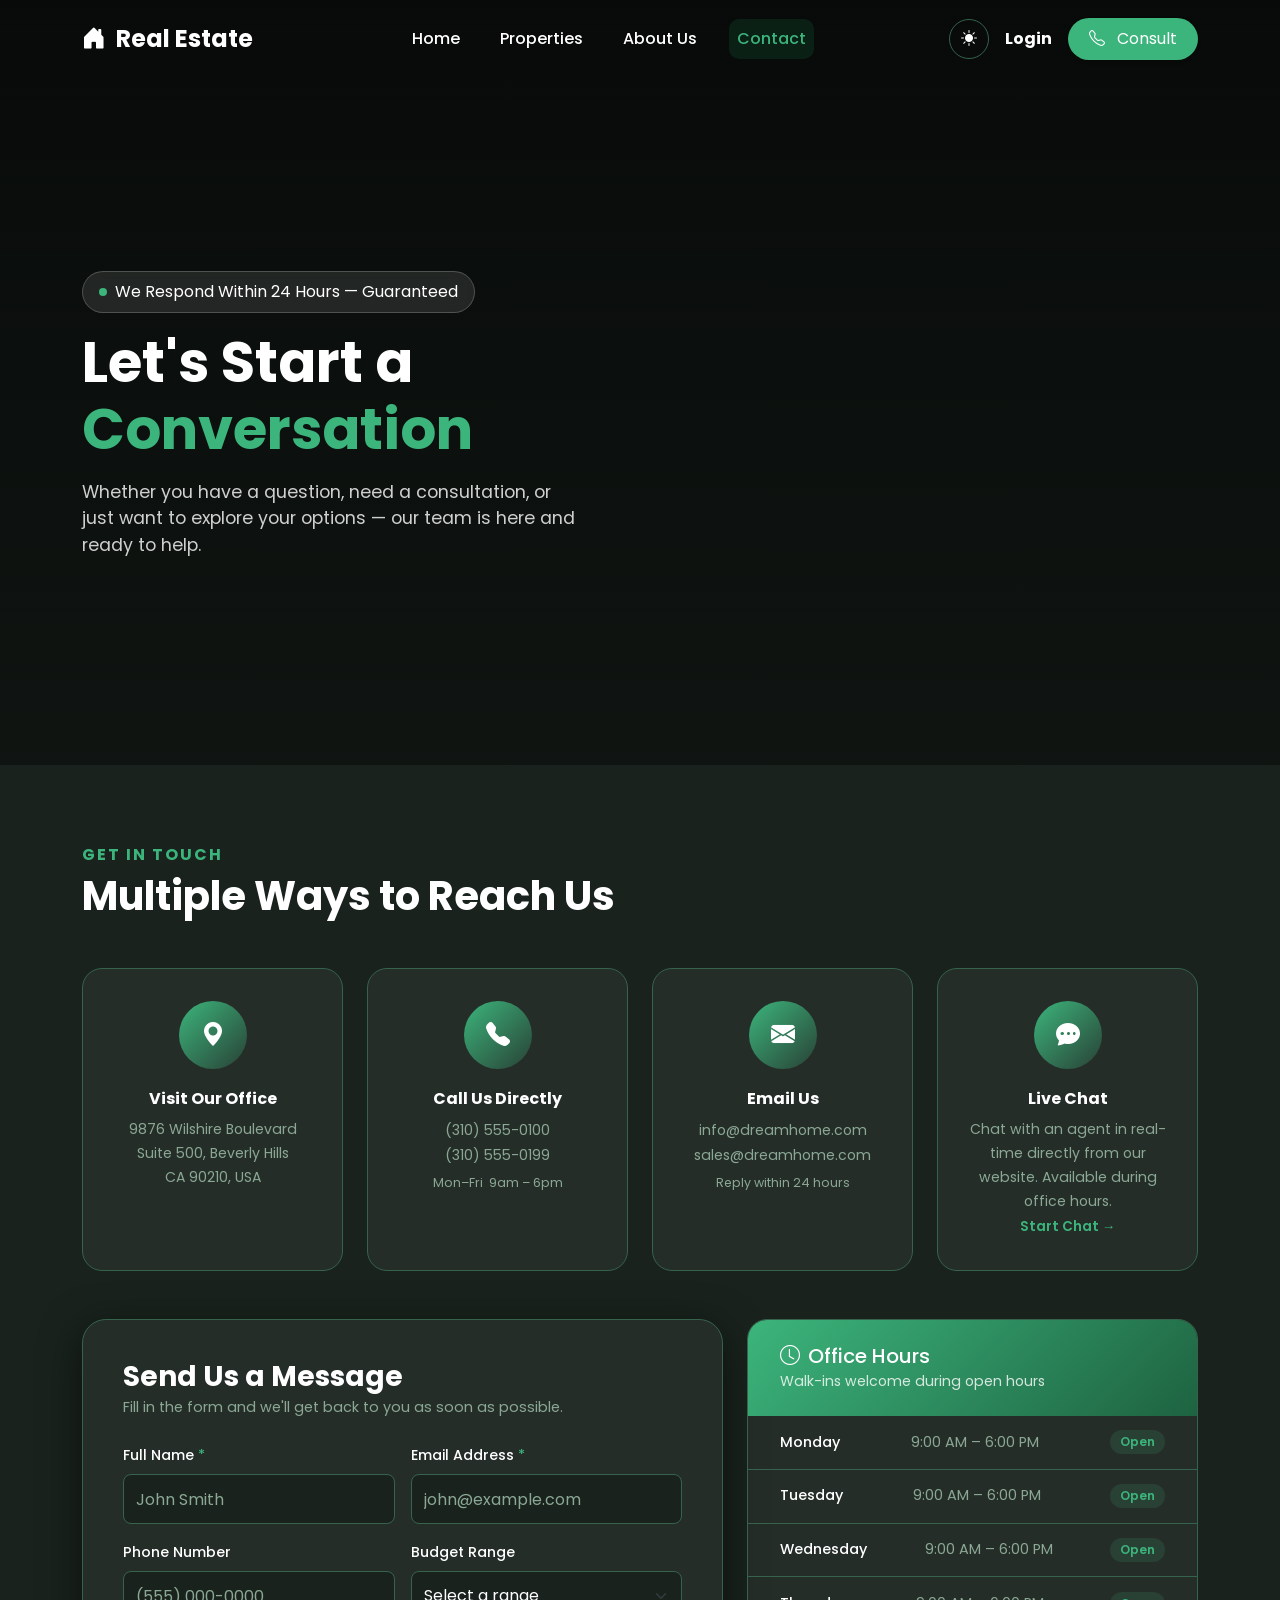
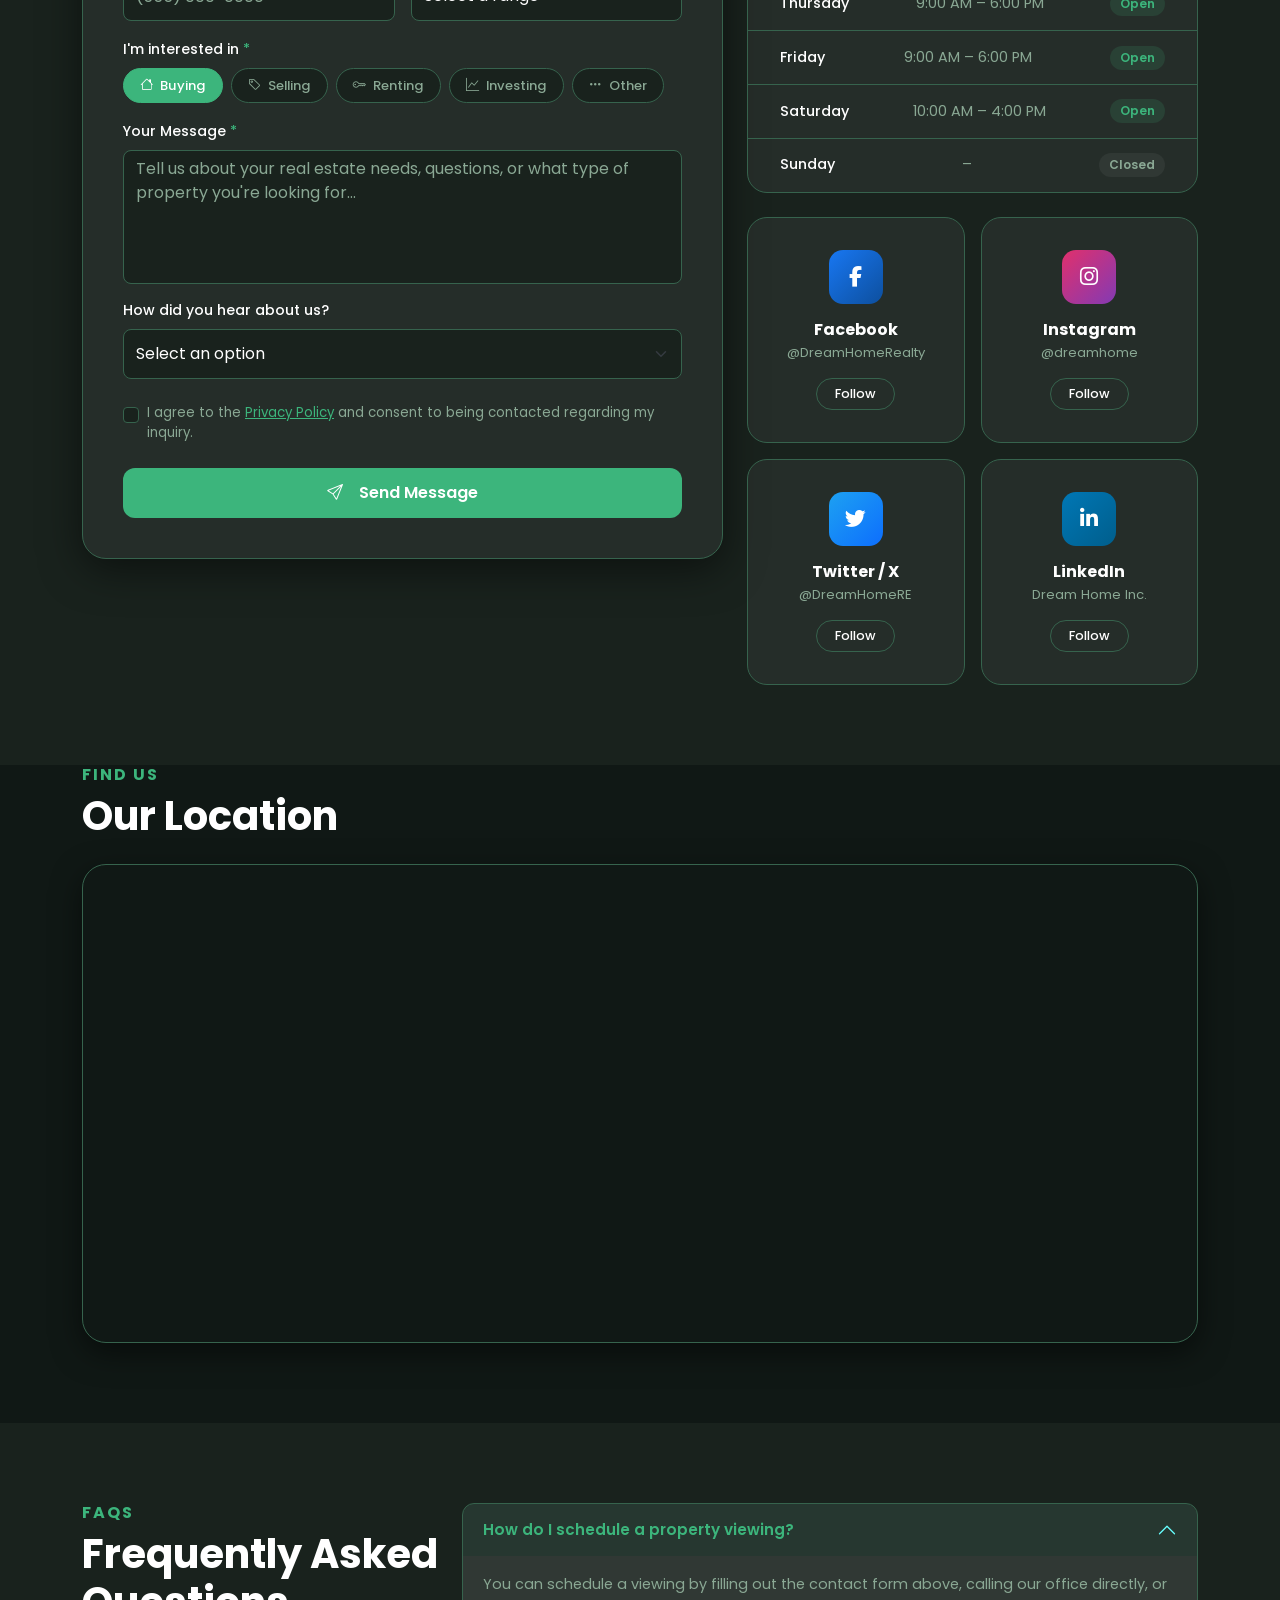
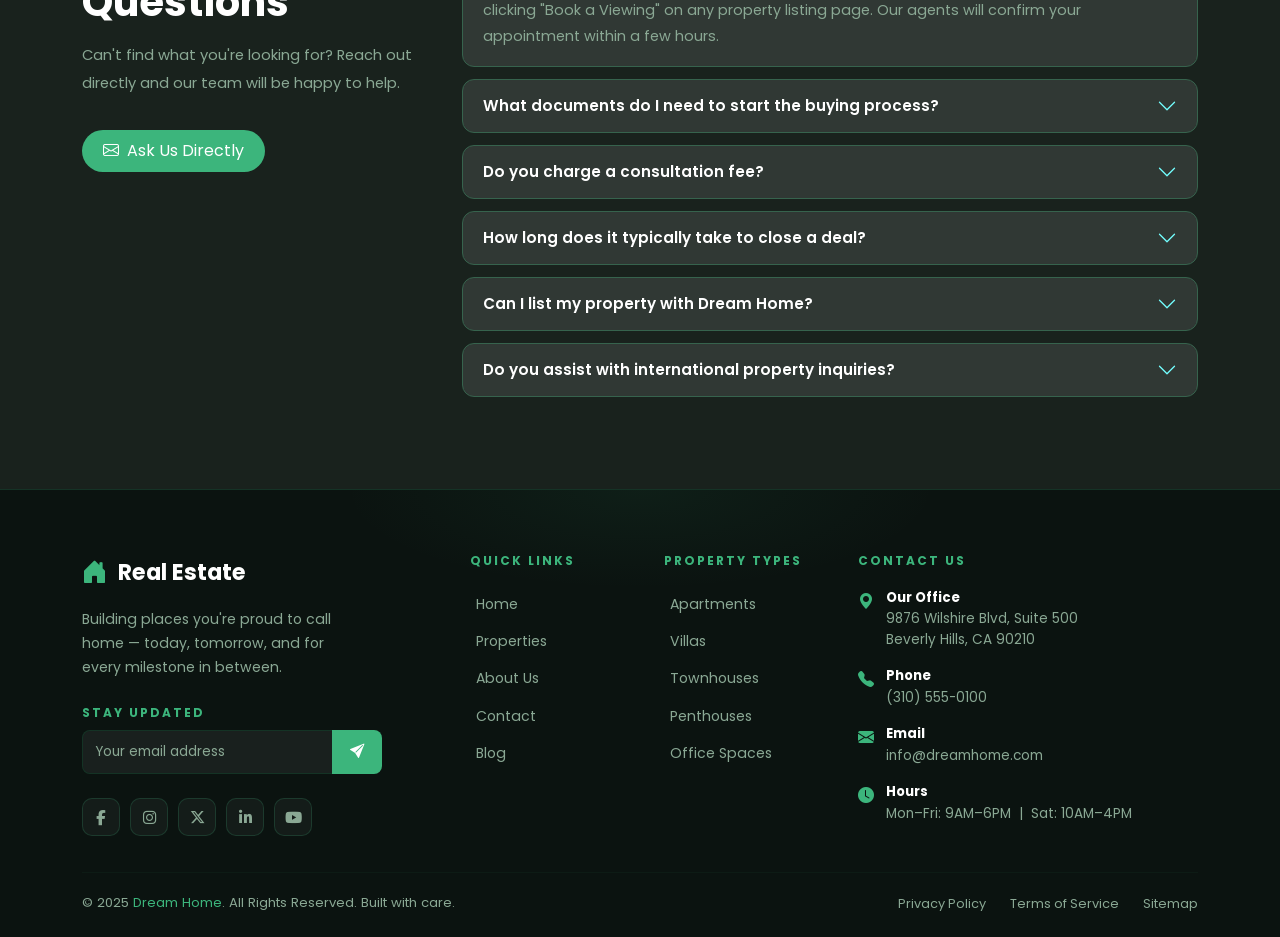
<file: contact-us.html>
<!DOCTYPE html>
<html lang="en">
<head>
  <meta charset="UTF-8">
  <meta name="viewport" content="width=device-width, initial-scale=1.0">
  <title>Contact Us - Dream Home</title>
  <link href="https://cdn.jsdelivr.net/npm/bootstrap@5.3.2/dist/css/bootstrap.min.css" rel="stylesheet">
  <link rel="stylesheet" href="https://cdn.jsdelivr.net/npm/bootstrap-icons@1.11.1/font/bootstrap-icons.css">
  <link href="https://fonts.googleapis.com/css2?family=Poppins:wght@300;400;500;600;700&display=swap" rel="stylesheet">
  <link rel="stylesheet" href="https://cdnjs.cloudflare.com/ajax/libs/font-awesome/6.4.0/css/all.min.css">
  <link rel="stylesheet" href="public/css/style.css">
  <style>
    /* Contact page specific */
    .faq-section { padding: 80px 0; background-color: var(--bg-body); }
    .faq-accordion .accordion-item { background: var(--bg-card); border: 1px solid var(--border-color); border-radius: 12px !important; margin-bottom: 0.75rem; overflow: hidden; }
    .faq-accordion .accordion-button { background: var(--bg-card); color: var(--text-main); font-weight: 600; font-size: 0.95rem; box-shadow: none; }
    .faq-accordion .accordion-button:not(.collapsed) { background: rgba(60,181,124,0.08); color: var(--primary); box-shadow: none; }
    .faq-accordion .accordion-button::after { filter: invert(1) sepia(1) saturate(3) hue-rotate(100deg); }
    .faq-accordion .accordion-body { color: var(--text-muted); font-size: 0.9rem; line-height: 1.8; background: var(--bg-card); }
  </style>
</head>
<body data-theme="dark">

  <!-- NAVBAR -->
  <header>
    <nav class="navbar navbar-expand-lg fixed-top" id="navbar">
      <div class="container">
        <a class="navbar-brand d-flex align-items-center" href="index.html">
          <i class="bi bi-house-door-fill"></i> Real Estate
        </a>
        <button class="navbar-toggler" type="button" data-bs-toggle="collapse" data-bs-target="#navContent">
          <span class="navbar-toggler-icon"></span>
        </button>
        <div class="collapse navbar-collapse" id="navContent">
          <ul class="navbar-nav mx-auto mb-2 mb-lg-0 gap-lg-4">
            <li class="nav-item"><a class="nav-link" href="index.html">Home</a></li>
            <li class="nav-item"><a class="nav-link" href="property.html">Properties</a></li>
            <li class="nav-item"><a class="nav-link" href="about.html">About Us</a></li>
            <li class="nav-item"><a class="nav-link active" href="contact-us.html">Contact</a></li>
          </ul>
          <div class="d-flex align-items-center gap-3 flex-column flex-lg-row mt-3 mt-lg-0">
            <button class="theme-toggle-btn" id="themeToggle" title="Toggle Light/Dark Mode">
              <i class="bi bi-sun-fill"></i>
            </button>
            <a href="login.html" class="nav-link fw-bold">Login</a>
            <a href="contact-us.html" class="btn btn-consult shadow-sm"><i class="bi bi-telephone me-2"></i> Consult</a>
          </div>
        </div>
      </div>
    </nav>
  </header>

  <main>

    <!-- HERO -->
    <section class="hero-section">
      <div class="hero-bg-contact"></div>
      <div class="hero-overlay"></div>
      <div class="container hero-content">
        <div class="col-lg-8">
          <div class="trust-badge"><span class="trust-dot"></span> We Respond Within 24 Hours — Guaranteed</div>
          <h1 class="hero-title mb-3">Let's Start a <br><span>Conversation</span></h1>
          <p class="hero-desc">Whether you have a question, need a consultation, or just want to explore your options — our team is here and ready to help.</p>
        </div>
      </div>
    </section>

    <!-- INFO CARDS -->
    <section class="contact-page-section">
      <div class="container">
        <div class="text-start mb-5">
          <h6 class="text-primary-custom text-uppercase letter-spacing-2 fw-bold">Get In Touch</h6>
          <h2 class="display-6 fw-bold">Multiple Ways to Reach Us</h2>
        </div>
        <div class="row g-4 mb-5">
          <div class="col-lg-3 col-md-6">
            <div class="info-card">
              <div class="info-icon"><i class="bi bi-geo-alt-fill"></i></div>
              <h5>Visit Our Office</h5>
              <p>9876 Wilshire Boulevard<br>Suite 500, Beverly Hills<br>CA 90210, USA</p>
            </div>
          </div>
          <div class="col-lg-3 col-md-6">
            <div class="info-card">
              <div class="info-icon"><i class="bi bi-telephone-fill"></i></div>
              <h5>Call Us Directly</h5>
              <a href="tel:+13105550100" style="color:var(--text-muted);text-decoration:none;">(310) 555-0100</a><br>
              <a href="tel:+13105550199" style="color:var(--text-muted);text-decoration:none;">(310) 555-0199</a><br>
              <p class="mt-1" style="font-size:0.78rem;">Mon–Fri &nbsp;9am – 6pm</p>
            </div>
          </div>
          <div class="col-lg-3 col-md-6">
            <div class="info-card">
              <div class="info-icon"><i class="bi bi-envelope-fill"></i></div>
              <h5>Email Us</h5>
              <a href="mailto:info@dreamhome.com" style="color:var(--text-muted);text-decoration:none;">info@dreamhome.com</a><br>
              <a href="mailto:sales@dreamhome.com" style="color:var(--text-muted);text-decoration:none;">sales@dreamhome.com</a><br>
              <p class="mt-1" style="font-size:0.78rem;">Reply within 24 hours</p>
            </div>
          </div>
          <div class="col-lg-3 col-md-6">
            <div class="info-card">
              <div class="info-icon"><i class="bi bi-chat-dots-fill"></i></div>
              <h5>Live Chat</h5>
              <p>Chat with an agent in real-time directly from our website. Available during office hours.</p>
              <a href="#" style="color:var(--primary);font-weight:600;font-size:0.85rem;">Start Chat &rarr;</a>
            </div>
          </div>
        </div>

        <!-- FORM + SIDEBAR -->
        <div class="row g-4 align-items-start" id="contact-form">
          <!-- FORM -->
          <div class="col-lg-7">
            <div class="form-wrapper">
              <h3 class="fw-bold mb-1">Send Us a Message</h3>
              <p class="text-muted-custom mb-4" style="font-size:0.9rem;">Fill in the form and we'll get back to you as soon as possible.</p>
              <form id="contactForm" novalidate>
                <div class="row g-3 mb-3">
                  <div class="col-md-6">
                    <label class="form-label">Full Name <span class="text-primary-custom">*</span></label>
                    <input type="text" class="form-control" placeholder="John Smith" required>
                  </div>
                  <div class="col-md-6">
                    <label class="form-label">Email Address <span class="text-primary-custom">*</span></label>
                    <input type="email" class="form-control" placeholder="john@example.com" required>
                  </div>
                </div>
                <div class="row g-3 mb-3">
                  <div class="col-md-6">
                    <label class="form-label">Phone Number</label>
                    <input type="tel" class="form-control" placeholder="(555) 000-0000">
                  </div>
                  <div class="col-md-6">
                    <label class="form-label">Budget Range</label>
                    <select class="form-select">
                      <option value="">Select a range</option>
                      <option>Under $500K</option>
                      <option>$500K – $1M</option>
                      <option>$1M – $2.5M</option>
                      <option>$2.5M – $5M</option>
                      <option>$5M+</option>
                    </select>
                  </div>
                </div>
                <div class="mb-3">
                  <label class="form-label">I'm interested in <span class="text-primary-custom">*</span></label>
                  <div class="subject-pills">
                    <div class="subject-pill"><input type="radio" name="subject" id="s1" value="buying" checked><label for="s1"><i class="bi bi-house me-1"></i> Buying</label></div>
                    <div class="subject-pill"><input type="radio" name="subject" id="s2" value="selling"><label for="s2"><i class="bi bi-tag me-1"></i> Selling</label></div>
                    <div class="subject-pill"><input type="radio" name="subject" id="s3" value="renting"><label for="s3"><i class="bi bi-key me-1"></i> Renting</label></div>
                    <div class="subject-pill"><input type="radio" name="subject" id="s4" value="investing"><label for="s4"><i class="bi bi-graph-up me-1"></i> Investing</label></div>
                    <div class="subject-pill"><input type="radio" name="subject" id="s5" value="other"><label for="s5"><i class="bi bi-three-dots me-1"></i> Other</label></div>
                  </div>
                </div>
                <div class="mb-3">
                  <label class="form-label">Your Message <span class="text-primary-custom">*</span></label>
                  <textarea class="form-control" rows="5" placeholder="Tell us about your real estate needs, questions, or what type of property you're looking for..." required></textarea>
                </div>
                <div class="mb-4">
                  <label class="form-label d-block">How did you hear about us?</label>
                  <select class="form-select">
                    <option value="">Select an option</option>
                    <option>Google Search</option>
                    <option>Social Media</option>
                    <option>Friend / Referral</option>
                    <option>Advertisement</option>
                    <option>Other</option>
                  </select>
                </div>
                <div class="form-check mb-4">
                  <input class="form-check-input" type="checkbox" id="consent" required style="border-color:var(--border-color);background-color:var(--form-input-bg);">
                  <label class="form-check-label text-muted-custom" for="consent" style="font-size:0.83rem;">
                    I agree to the <a href="#" style="color:var(--primary);">Privacy Policy</a> and consent to being contacted regarding my inquiry.
                  </label>
                </div>
                <button type="submit" class="btn-search w-100 py-3" style="border-radius:12px;font-size:1rem;">
                  <i class="bi bi-send me-2"></i> Send Message
                </button>
              </form>
            </div>
          </div>

          <!-- SIDEBAR -->
          <div class="col-lg-5">
            <div class="schedule-card mb-4">
              <div class="schedule-head">
                <h5><i class="bi bi-clock me-2"></i>Office Hours</h5>
                <p>Walk-ins welcome during open hours</p>
              </div>
              <div class="schedule-row"><span class="schedule-day">Monday</span><span class="schedule-time">9:00 AM – 6:00 PM</span><span class="schedule-badge badge-open">Open</span></div>
              <div class="schedule-row"><span class="schedule-day">Tuesday</span><span class="schedule-time">9:00 AM – 6:00 PM</span><span class="schedule-badge badge-open">Open</span></div>
              <div class="schedule-row"><span class="schedule-day">Wednesday</span><span class="schedule-time">9:00 AM – 6:00 PM</span><span class="schedule-badge badge-open">Open</span></div>
              <div class="schedule-row"><span class="schedule-day">Thursday</span><span class="schedule-time">9:00 AM – 6:00 PM</span><span class="schedule-badge badge-open">Open</span></div>
              <div class="schedule-row"><span class="schedule-day">Friday</span><span class="schedule-time">9:00 AM – 6:00 PM</span><span class="schedule-badge badge-open">Open</span></div>
              <div class="schedule-row"><span class="schedule-day">Saturday</span><span class="schedule-time">10:00 AM – 4:00 PM</span><span class="schedule-badge badge-open">Open</span></div>
              <div class="schedule-row"><span class="schedule-day">Sunday</span><span class="schedule-time">–</span><span class="schedule-badge badge-closed">Closed</span></div>
            </div>
            <div class="row g-3">
              <div class="col-6">
                <div class="social-connect-card">
                  <div class="social-connect-icon" style="background:linear-gradient(135deg,#1877f2,#0d4f9e);"><i class="fab fa-facebook-f"></i></div>
                  <h6>Facebook</h6><p>@DreamHomeRealty</p><button class="btn-social-follow">Follow</button>
                </div>
              </div>
              <div class="col-6">
                <div class="social-connect-card">
                  <div class="social-connect-icon" style="background:linear-gradient(135deg,#e1306c,#833ab4);"><i class="fab fa-instagram"></i></div>
                  <h6>Instagram</h6><p>@dreamhome</p><button class="btn-social-follow">Follow</button>
                </div>
              </div>
              <div class="col-6">
                <div class="social-connect-card">
                  <div class="social-connect-icon" style="background:linear-gradient(135deg,#1da1f2,#0d6efd);"><i class="fab fa-twitter"></i></div>
                  <h6>Twitter / X</h6><p>@DreamHomeRE</p><button class="btn-social-follow">Follow</button>
                </div>
              </div>
              <div class="col-6">
                <div class="social-connect-card">
                  <div class="social-connect-icon" style="background:linear-gradient(135deg,#0077b5,#005e8c);"><i class="fab fa-linkedin-in"></i></div>
                  <h6>LinkedIn</h6><p>Dream Home Inc.</p><button class="btn-social-follow">Follow</button>
                </div>
              </div>
            </div>
          </div>
        </div>
      </div>
    </section>

    <!-- MAP -->
    <section class="map-section">
      <div class="container">
        <div class="text-start mb-4">
          <h6 class="text-primary-custom text-uppercase letter-spacing-2 fw-bold">Find Us</h6>
          <h2 class="display-6 fw-bold">Our Location</h2>
        </div>
        <div class="map-full-wrapper">
          <div class="ratio ratio-21x9">
            <iframe src="https://www.google.com/maps/embed?pb=!1m18!1m12!1m3!1d3447.4929947820883!2d71.47017897440747!3d30.223014874834096!2m3!1f0!2f0!3f0!3m2!1i1024!2i768!4f13.1!3m3!1m2!1s0x393b33854e735d97%3A0xac35e804dff3bf59!2sDevelopers%20Point%20(Pvt)%20Ltd!5e0!3m2!1sen!2s!4v1769175404698!5m2!1sen!2s"
              loading="lazy" referrerpolicy="no-referrer-when-downgrade" allowfullscreen></iframe>
          </div>
        </div>
      </div>
    </section>

    <!-- FAQ -->
    <section class="faq-section">
      <div class="container">
        <div class="row align-items-start gy-5">
          <div class="col-lg-4">
            <h6 class="text-primary-custom text-uppercase letter-spacing-2 fw-bold">FAQs</h6>
            <h2 class="display-6 fw-bold mb-3">Frequently Asked Questions</h2>
            <p class="text-muted-custom" style="line-height:1.9;font-size:0.92rem;">Can't find what you're looking for? Reach out directly and our team will be happy to help.</p>
            <a href="#contact-form" class="btn btn-consult mt-3 d-inline-flex align-items-center gap-2">
              <i class="bi bi-envelope"></i> Ask Us Directly
            </a>
          </div>
          <div class="col-lg-8">
            <div class="accordion faq-accordion" id="faqAccordion">
              <div class="accordion-item">
                <h2 class="accordion-header">
                  <button class="accordion-button" type="button" data-bs-toggle="collapse" data-bs-target="#faq1">How do I schedule a property viewing?</button>
                </h2>
                <div id="faq1" class="accordion-collapse collapse show" data-bs-parent="#faqAccordion">
                  <div class="accordion-body">You can schedule a viewing by filling out the contact form above, calling our office directly, or clicking "Book a Viewing" on any property listing page. Our agents will confirm your appointment within a few hours.</div>
                </div>
              </div>
              <div class="accordion-item">
                <h2 class="accordion-header">
                  <button class="accordion-button collapsed" type="button" data-bs-toggle="collapse" data-bs-target="#faq2">What documents do I need to start the buying process?</button>
                </h2>
                <div id="faq2" class="accordion-collapse collapse" data-bs-parent="#faqAccordion">
                  <div class="accordion-body">Typically you'll need proof of identity, proof of income, bank statements for the past 3 months, and a pre-approval letter from your lender. Our agents will guide you through the full checklist.</div>
                </div>
              </div>
              <div class="accordion-item">
                <h2 class="accordion-header">
                  <button class="accordion-button collapsed" type="button" data-bs-toggle="collapse" data-bs-target="#faq3">Do you charge a consultation fee?</button>
                </h2>
                <div id="faq3" class="accordion-collapse collapse" data-bs-parent="#faqAccordion">
                  <div class="accordion-body">No — your first consultation is completely free. We believe in building relationships before transactions. Our agents are happy to discuss your needs and provide market insights at no charge.</div>
                </div>
              </div>
              <div class="accordion-item">
                <h2 class="accordion-header">
                  <button class="accordion-button collapsed" type="button" data-bs-toggle="collapse" data-bs-target="#faq4">How long does it typically take to close a deal?</button>
                </h2>
                <div id="faq4" class="accordion-collapse collapse" data-bs-parent="#faqAccordion">
                  <div class="accordion-body">A typical residential transaction closes in 30–60 days after an offer is accepted. This can vary based on financing, inspections, and negotiations. Our team works hard to keep everything on schedule.</div>
                </div>
              </div>
              <div class="accordion-item">
                <h2 class="accordion-header">
                  <button class="accordion-button collapsed" type="button" data-bs-toggle="collapse" data-bs-target="#faq5">Can I list my property with Dream Home?</button>
                </h2>
                <div id="faq5" class="accordion-collapse collapse" data-bs-parent="#faqAccordion">
                  <div class="accordion-body">Absolutely. We work with sellers to create compelling listings with professional photography, market analysis, and targeted promotion. Contact us for a free property valuation and listing consultation.</div>
                </div>
              </div>
              <div class="accordion-item">
                <h2 class="accordion-header">
                  <button class="accordion-button collapsed" type="button" data-bs-toggle="collapse" data-bs-target="#faq6">Do you assist with international property inquiries?</button>
                </h2>
                <div id="faq6" class="accordion-collapse collapse" data-bs-parent="#faqAccordion">
                  <div class="accordion-body">Yes. We have experience working with international buyers and can connect you with verified local agents in other markets. Reach out via email and we'll assign a specialist to your inquiry.</div>
                </div>
              </div>
            </div>
          </div>
        </div>
      </div>
    </section>

  </main>

  <!-- ===================== FOOTER ===================== -->
  <footer class="footer">
    <div class="container">
      <div class="row g-5">
        <div class="col-lg-4 col-md-6">
          <a href="index.html" class="footer-brand"><i class="bi bi-house-door-fill"></i> Real Estate</a>
          <p class="footer-tagline">Building places you're proud to call home — today, tomorrow, and for every milestone in between.</p>
          <p class="footer-heading mb-2">Stay Updated</p>
          <div class="footer-newsletter">
            <input type="email" class="form-control" placeholder="Your email address">
            <button class="footer-newsletter-btn" type="button"><i class="bi bi-send-fill"></i></button>
          </div>
          <div class="footer-socials">
            <a href="#" class="footer-social-icon"><i class="fab fa-facebook-f"></i></a>
            <a href="#" class="footer-social-icon"><i class="fab fa-instagram"></i></a>
            <a href="#" class="footer-social-icon"><i class="fab fa-x-twitter"></i></a>
            <a href="#" class="footer-social-icon"><i class="fab fa-linkedin-in"></i></a>
            <a href="#" class="footer-social-icon"><i class="fab fa-youtube"></i></a>
          </div>
        </div>
        <div class="col-lg-2 col-md-3 col-6">
          <h6 class="footer-heading">Quick Links</h6>
          <ul class="footer-links">
            <li><a href="index.html">Home</a></li>
            <li><a href="property.html">Properties</a></li>
            <li><a href="about.html">About Us</a></li>
            <li><a href="contact-us.html">Contact</a></li>
            <li><a href="#">Blog</a></li>
          </ul>
        </div>
        <div class="col-lg-2 col-md-3 col-6">
          <h6 class="footer-heading">Property Types</h6>
          <ul class="footer-links">
            <li><a href="property.html">Apartments</a></li>
            <li><a href="property.html">Villas</a></li>
            <li><a href="property.html">Townhouses</a></li>
            <li><a href="property.html">Penthouses</a></li>
            <li><a href="property.html">Office Spaces</a></li>
          </ul>
        </div>
        <div class="col-lg-4 col-md-6">
          <h6 class="footer-heading">Contact Us</h6>
          <div class="footer-contact-item"><i class="bi bi-geo-alt-fill"></i><div><strong>Our Office</strong>9876 Wilshire Blvd, Suite 500<br>Beverly Hills, CA 90210</div></div>
          <div class="footer-contact-item"><i class="bi bi-telephone-fill"></i><div><strong>Phone</strong>(310) 555-0100</div></div>
          <div class="footer-contact-item"><i class="bi bi-envelope-fill"></i><div><strong>Email</strong>info@dreamhome.com</div></div>
          <div class="footer-contact-item"><i class="bi bi-clock-fill"></i><div><strong>Hours</strong>Mon–Fri: 9AM–6PM &nbsp;|&nbsp; Sat: 10AM–4PM</div></div>
        </div>
      </div>
      <hr class="footer-divider">
      <div class="footer-bottom">
        <p class="footer-copyright mb-0">&copy; 2025 <span>Dream Home</span>. All Rights Reserved. Built with care.</p>
        <div class="footer-bottom-links">
          <a href="#">Privacy Policy</a>
          <a href="#">Terms of Service</a>
          <a href="#">Sitemap</a>
        </div>
      </div>
    </div>
  </footer>

  <div id="successToast">
    <i class="bi bi-check-circle-fill"></i> Message sent! We'll get back to you within 24 hours.
  </div>

  <script src="https://cdn.jsdelivr.net/npm/bootstrap@5.3.2/dist/js/bootstrap.bundle.min.js"></script>
  <script src="public/js/script.js"></script>
</body>
</html>
</file>
<file: public/css/style.css>
/* ============================================================
   DREAM HOME — REAL ESTATE
   Main Stylesheet
   ============================================================ */

/* CSS VARIABLES & THEMING */
:root {
  --bg-body: #19221d;
  --bg-nav-scroll: #101815;
  --bg-card: rgba(255, 255, 255, 0.05);
  --text-main: #ffffff;
  --text-muted: #8aa894;
  --primary: #3cb57c;
  --primary-hover: #2a8f60;
  --border-color: #36634d;
  --form-bg: #101815;
  --form-input-bg: #19221d;
  --shadow: rgba(0, 0, 0, 0.5);
  --lightgreen: #134b3056;
  --font-family: "Poppins", sans-serif;
  --nav-color: #ffffff;
  --h1-size: 3.5rem;
  --h1-size-mobile: 2.5rem;
  --footer-bg: #0b1310;
  --footer-border: rgba(60, 181, 124, 0.2);
}

[data-theme="light"] {
  --bg-body: #f4f7f6;
  --bg-card: #ffffff;
  --text-main: #19221d;
  --text-muted: #5a6e60;
  --primary: #2d8a5e;
  --primary-hover: #1e6341;
  --border-color: #cbd5e1;
  --form-bg: #ffffff;
  --form-input-bg: #f8f9fa;
  --shadow: rgba(0, 0, 0, 0.1);
  --nav-color: #ffffff;
  --bg-nav-scroll: #13211c;
  --footer-bg: #0f1e17;
  --footer-border: rgba(60, 181, 124, 0.25);
}

/* ---- GLOBAL RESET & TYPOGRAPHY ---- */
* {
  margin: 0;
  padding: 0;
  box-sizing: border-box;
}

body {
  font-family: var(--font-family);
  background-color: var(--bg-body);
  color: var(--text-main);
  overflow-x: hidden;
  transition: background-color 0.3s ease, color 0.3s ease;
}

h1,
h2,
h3,
h4,
h5,
h6 {
  color: var(--text-main);
  font-family: var(--font-family) !important;
}

.text-primary-custom {
  color: var(--primary);
}

.text-muted-custom {
  color: var(--text-muted);
}

.font-pop {
  font-family: var(--font-family);
}

.letter-spacing-2 {
  letter-spacing: 2px;
}

/* ---- NAVBAR ---- */
.navbar {
  transition: all 0.3s ease;
  padding: 1rem 0;
  z-index: 1000;
}

.navbar-brand {
  color: var(--nav-color) !important;
  font-weight: 700;
  font-size: 1.5rem;
}

.navbar-brand i {
  color: var(--nav-color);
  margin-right: 10px;
}

.nav-link {
  color: var(--nav-color) !important;
  font-weight: 500;
  transition: color 0.3s ease;
}

.nav-link:hover,
.nav-link.active {
  color: var(--primary) !important;
}

.nav-scroll {
  background-color: var(--bg-nav-scroll);
  box-shadow: 0 2px 10px var(--shadow);
  padding: 0.5rem 0;
}

.navbar-toggler {
  border: none;
  background-color: var(--nav-color);
}

nav .active {
  background-color: var(--lightgreen);
  border-radius: 10px;
  color: var(--lightgreen) !important;
}

.btn-consult {
  background-color: var(--primary);
  color: #fff !important;
  padding: 8px 20px;
  border-radius: 50px;
  transition: transform 0.2s;
}

.btn-consult:hover {
  transform: translateY(-2px);
  background-color: var(--primary-hover);
}

.theme-toggle-btn {
  background: transparent;
  border: 1px solid var(--border-color);
  color: var(--nav-color);
  width: 40px;
  height: 40px;
  border-radius: 50%;
  display: flex;
  align-items: center;
  justify-content: center;
  cursor: pointer;
  transition: all 0.3s ease;
}

.theme-toggle-btn:hover {
  background-color: var(--primary);
  color: white;
  border-color: var(--primary);
}

/* ---- HERO SECTION ---- */
.hero-section,
.hero-section-prop {
  position: relative;
  min-height: 85vh;
  display: flex;
  flex-direction: column;
}

.hero-bg,
.hero-bg-prop {
  position: absolute;
  top: 0;
  left: 0;
  width: 100%;
  height: 100%;
  background-image: url("https://images.unsplash.com/photo-1600585154340-be6161a56a0c?auto=format&fit=crop&w=1600&q=80");
  background-size: cover;
  background-position: center;
  z-index: -2;
}

.hero-bg-prop {
  background-image: url('https://images.unsplash.com/photo-1600607687939-ce8a6c25118c?auto=format&fit=crop&w=1600&q=80');
}

.hero-bg-about {
  background-image: url('https://images.unsplash.com/photo-1600607687939-ce8a6c25118c?auto=format&fit=crop&w=1600&q=80');
  background-size: cover;
  background-position: center;
  position: absolute;
  inset: 0;
  z-index: -2;
}

.hero-bg-contact {
  background-image: url('https://images.unsplash.com/photo-1486406146926-c627a92ad1ab?auto=format&fit=crop&w=1600&q=80');
  background-size: cover;
  background-position: center;
  position: absolute;
  inset: 0;
  z-index: -2;
}

.hero-overlay {
  position: absolute;
  top: 0;
  left: 0;
  width: 100%;
  height: 100%;
  background: linear-gradient(rgba(0, 0, 0, 0.7), rgba(0, 0, 0, 0.4));
  z-index: -1;
}

.hero-content {
  flex-grow: 1;
  display: flex;
  flex-direction: column;
  justify-content: center;
  padding-top: 80px;
}

.trust-badge {
  background: rgba(255, 255, 255, 0.1);
  backdrop-filter: blur(5px);
  border: 1px solid rgba(255, 255, 255, 0.2);
  padding: 8px 16px;
  border-radius: 30px;
  display: inline-flex;
  align-items: center;
  color: #fff;
  margin-bottom: 1rem;
}

.trust-dot {
  width: 8px;
  height: 8px;
  background-color: var(--primary);
  border-radius: 50%;
  margin-right: 8px;
}

.hero-title {
  font-size: var(--h1-size);
  font-weight: 700;
  line-height: 1.2;
  color: #fff;
}

.hero-title span {
  color: var(--primary);
}

.hero-desc {
  color: rgba(255, 255, 255, 0.8);
  font-size: 1.1rem;
  max-width: 500px;
}

/* ---- SEARCH FORM ---- */
.search-container {
  position: relative;
  margin-top: -3rem;
  z-index: 10;
  padding-bottom: 2rem;
}

.hero-form {
  background-color: var(--form-bg);
  padding: 1.5rem;
  border-radius: 15px;
  box-shadow: 0 10px 30px var(--shadow);
  border: 1px solid var(--border-color);
  transition: background-color 0.3s ease;
}

.form-select,
.form-control {
  background-color: var(--form-input-bg);
  border: 1px solid var(--border-color);
  color: var(--text-main);
  height: 50px;
  border-radius: 8px;
}

.form-select:focus,
.form-control:focus {
  background-color: var(--form-input-bg);
  color: var(--text-main);
  border-color: var(--primary);
  box-shadow: none;
}

.btn-search {
  background-color: var(--primary);
  color: white;
  height: 50px;
  width: 100%;
  border: none;
  border-radius: 8px;
  font-weight: 600;
  display: flex;
  align-items: center;
  justify-content: center;
  gap: 8px;
  transition: background-color 0.2s;
}

.btn-search:hover {
  background-color: var(--primary-hover);
}

/* ---- ABOUT / FEATURES SECTION ---- */
.about-section {
  padding: 2rem 0 0 0;
  background-color: var(--bg-body);
}

.feature-box {
  background-color: var(--bg-card);
  border: 1px solid var(--border-color);
  border-radius: 1rem;
  padding: 1.5rem;
  height: 100%;
  transition: transform 0.3s ease;
}

.feature-box:hover {
  transform: translateY(-5px);
  border-color: var(--primary);
}

.icon-box {
  color: var(--primary);
  margin-bottom: 1rem;
}

.image-stack {
  position: relative;
  height: 500px;
  width: 100%;
}

.img-blob-1 {
  position: absolute;
  top: 0;
  right: 0;
  width: 85%;
  height: 100%;
  border-radius: 20px;
  overflow: hidden;
  z-index: 1;
}

.img-blob-2 {
  position: absolute;
  bottom: 20px;
  left: 0;
  width: 200px;
  height: 200px;
  border-radius: 50%;
  border: 1px solid var(--bg-body);
  overflow: hidden;
  z-index: 2;
}

.img-cover {
  width: 100%;
  height: 100%;
  object-fit: cover;
}

/* ---- PROPERTY CARDS ---- */
.property-card {
  background-color: var(--bg-card);
  border: 1px solid var(--border-color) !important;
  color: var(--text-main);
  border-radius: 15px;
  overflow: hidden;
  transition: all 0.3s ease;
  cursor: pointer;
  height: 100%;
}

.property-card:hover {
  transform: translateY(-10px);
  box-shadow: 0 15px 30px var(--shadow);
  border-color: var(--primary);
}

.card-image-wrapper {
  position: relative;
  height: 250px;
  overflow: hidden;
}

.card-image-wrapper img {
  width: 100%;
  height: 100%;
  object-fit: cover;
  transition: transform 0.5s ease;
}

.property-card:hover .card-image-wrapper img {
  transform: scale(1.1);
}

.badge-custom {
  background-color: var(--primary);
  color: white;
  padding: 6px 12px;
  border-radius: 6px;
  font-size: 0.8rem;
  font-weight: 600;
  z-index: 2;
}

.badge-price {
  background-color: rgba(0, 0, 0, 0.7);
  color: white;
  padding: 6px 12px;
  border-radius: 6px;
  font-weight: 600;
  z-index: 2;
  backdrop-filter: blur(4px);
}

.card-title {
  color: var(--text-main);
  font-weight: 700;
  font-size: 1.25rem;
}

.card-location {
  color: var(--text-muted);
  font-size: 0.9rem;
}

.feature-border {
  border-top: 1px solid var(--border-color);
}

.card-features {
  color: var(--text-muted);
  font-size: 0.85rem;
}

.feature-item i {
  color: var(--primary);
  margin-right: 4px;
}

.feature-property {
  padding: 20px 0;
}

.count {
  margin: 0 !important;
  padding: 0 !important;
}

.count h2 {
  color: var(--primary);
}

/* ---- CONTACT SECTION ---- */
.contact-info-card {
  background-color: var(--bg-card);
  border: 1px solid var(--border-color);
  padding: 1.5rem;
  border-radius: 15px;
  height: 100%;
  transition: all 0.3s ease;
}

.contact-info-card:hover {
  border-color: var(--primary);
  transform: translateY(-5px);
}

.contact-info-card i {
  font-size: 1.5rem;
  color: var(--primary);
  margin-bottom: 1rem;
  display: block;
}

.contact-info-card h5 {
  font-size: 1.1rem;
  font-weight: 600;
  margin-bottom: 0.5rem;
}

.contact-info-card p {
  font-size: 0.85rem;
  color: var(--text-muted);
  margin-bottom: 0;
  line-height: 1.6;
}

.contact-form-wrapper {
  background-color: var(--bg-card);
  border: 1px solid var(--border-color);
  border-radius: 20px;
  box-shadow: 0 10px 30px var(--shadow);
}

.map-wrapper {
  border: 1px solid var(--border-color);
  border-radius: 15px;
  overflow: hidden;
}

.contact-form-wrapper .form-label {
  color: var(--text-main);
  font-weight: 500;
}

.testimonial-section,
.feature-property {
  background-color: var(--form-bg);
}

/* ---- PROPERTIES PAGE FILTERS ---- */
.filter-top-wrap {
  background: linear-gradient(135deg, rgba(60, 181, 124, 0.14), rgba(7, 14, 11, 0.7));
  border: 1px solid var(--border-color);
  border-radius: 18px;
  padding: 1.25rem;
}

.filter-top-head {
  border-bottom: 1px solid rgba(60, 181, 124, 0.35);
  margin-bottom: 1rem;
  padding-bottom: 0.9rem;
}

.filter-top-head h5 {
  font-weight: 600;
}

.filter-top-grid {
  display: grid;
  grid-template-columns: repeat(5, minmax(160px, 1fr));
  gap: 0.9rem;
  align-items: end;
}

.filter-group {
  margin: 0;
}

.filter-group label {
  color: var(--text-main);
  font-weight: 500;
  margin-bottom: 0.45rem;
  display: block;
  font-size: 0.9rem;
}

.filter-status {
  grid-column: span 2;
}

.status-pills {
  display: flex;
  flex-wrap: wrap;
  gap: 0.5rem;
}

.status-pills .form-check {
  margin: 0;
  padding: 0;
}

.status-pills .form-check-input {
  display: none;
}

.status-pills .form-check-label {
  color: var(--text-muted);
  border: 1px solid var(--border-color);
  background-color: var(--form-input-bg);
  border-radius: 100px;
  padding: 0.45rem 0.8rem;
  cursor: pointer;
  transition: all 0.2s ease;
  font-size: 0.85rem;
}

.status-pills .form-check-input:checked+.form-check-label {
  color: #fff;
  background-color: var(--primary);
  border-color: var(--primary);
}

.filter-price {
  grid-column: span 2;
}

.filter-actions {
  display: flex;
  gap: 0.55rem;
}

.btn-filter {
  background-color: var(--primary);
  color: #fff;
  width: 100%;
  padding: 11px;
  border: none;
  border-radius: 8px;
  font-weight: 600;
  transition: background-color 0.2s;
}

.btn-filter:hover {
  background-color: var(--primary-hover);
}

.btn-reset {
  background-color: transparent;
  color: var(--primary);
  border: 1px solid var(--primary);
  width: 100%;
  padding: 11px;
  border-radius: 8px;
  font-weight: 600;
  transition: all 0.2s;
}

.btn-reset:hover {
  background-color: var(--primary);
  color: #fff;
}

.sort-dropdown {
  background-color: var(--bg-card);
  border: 1px solid var(--border-color);
  border-radius: 10px;
  padding: 1rem;
}

.results-count {
  color: var(--text-muted);
  font-size: 0.95rem;
}

.pagination {
  margin-top: 3rem;
}

.page-link {
  background-color: var(--bg-card);
  border: 1px solid var(--border-color);
  color: var(--text-main);
  padding: 10px 18px;
  margin: 0 5px;
  border-radius: 8px;
}

.page-link:hover {
  background-color: var(--primary);
  border-color: var(--primary);
  color: white;
}

.page-item.active .page-link {
  background-color: var(--primary);
  border-color: var(--primary);
}

.range-value {
  color: var(--primary);
  font-weight: 600;
  font-size: 0.9rem;
}

/* ---- TESTIMONIALS ---- */
.testimonial-section {
  padding: 100px 0;

}

.editorial-title {
  font-size: clamp(2.5rem, 5vw, 4rem);
  line-height: 1.1;
  margin-bottom: 2rem;
  color: var(--text-main);
}

.editorial-title i {
  color: var(--primary);
}

.section-line {
  width: 40px;
  height: 1px;
  background: var(--primary);
  display: inline-block;
  vertical-align: middle;
  margin-right: 15px;
}

.sleek-card {
  position: relative;
  padding: 30px 0 30px 30px;
  border-left: 1px solid var(--border-color);
  height: 100%;
  transition: all 0.4s cubic-bezier(0.2, 0, 0.2, 1);
}

.sleek-card:hover {
  border-left: 2px solid var(--primary);
  padding-left: 35px;
  background-color: var(--bg-card);
}

.quote-content {
  font-size: 1.1rem;
  line-height: 1.8;
  font-weight: 300;
  margin-bottom: 30px;
  color: var(--text-main);
}

.author-wrap {
  display: flex;
  align-items: center;
  gap: 16px;
}

.author-img {
  width: 48px;
  height: 48px;
  border-radius: 4px;
  object-fit: cover;
  filter: grayscale(100%);
  transition: filter 0.4s ease;
}

.sleek-card:hover .author-img {
  filter: grayscale(0%);
}

.author-name {
  font-weight: 600;
  font-size: 0.95rem;
  margin: 0;
  color: var(--text-main);
}

.author-label {
  font-size: 0.75rem;
  color: var(--primary);
  text-transform: uppercase;
  letter-spacing: 0.1em;
  display: block;
  margin-top: 2px;
}

/* ---- ABOUT PAGE ---- */
.mission-section {
  padding: 80px 0;
  background-color: var(--bg-body);
}

.mission-card {
  background-color: var(--bg-card);
  border: 1px solid var(--border-color);
  border-radius: 20px;
  padding: 2.5rem 2rem;
  height: 100%;
  transition: all 0.35s ease;
  position: relative;
  overflow: hidden;
}

.mission-card::before {
  content: '';
  position: absolute;
  bottom: 0;
  left: 0;
  width: 0;
  height: 3px;
  background: var(--primary);
  transition: width 0.4s ease;
}

.mission-card:hover::before {
  width: 100%;
}

.mission-card:hover {
  transform: translateY(-8px);
  border-color: var(--primary);
  box-shadow: 0 20px 40px var(--shadow);
}

.mission-icon {
  width: 64px;
  height: 64px;
  border-radius: 16px;
  background: linear-gradient(135deg, var(--primary), rgba(60, 181, 124, 0.2));
  display: flex;
  align-items: center;
  justify-content: center;
  margin-bottom: 1.5rem;
  font-size: 1.6rem;
  color: #fff;
}

.story-section {
  padding: 80px 0;
  background-color: var(--form-bg);
}

.story-timeline {
  position: relative;
  padding-left: 2.5rem;
}

.story-timeline::before {
  content: '';
  position: absolute;
  left: 0;
  top: 8px;
  bottom: 0;
  width: 2px;
  background: linear-gradient(to bottom, var(--primary), transparent);
}

.timeline-item {
  position: relative;
  margin-bottom: 2.5rem;
}

.timeline-item::before {
  content: '';
  position: absolute;
  left: -2.55rem;
  top: 6px;
  width: 12px;
  height: 12px;
  background-color: var(--primary);
  border-radius: 50%;
  border: 2px solid var(--bg-body);
}

.timeline-year {
  font-size: 0.8rem;
  font-weight: 700;
  color: var(--primary);
  text-transform: uppercase;
  letter-spacing: 1px;
  margin-bottom: 0.3rem;
}

.timeline-title {
  font-size: 1.1rem;
  font-weight: 600;
  color: var(--text-main);
  margin-bottom: 0.4rem;
}

.timeline-desc {
  font-size: 0.9rem;
  color: var(--text-muted);
  line-height: 1.7;
}

.team-section {
  padding: 80px 0;
  background-color: var(--bg-body);
}

.team-card {
  background-color: var(--bg-card);
  border: 1px solid var(--border-color);
  border-radius: 20px;
  overflow: hidden;
  transition: all 0.35s ease;
  height: 100%;
}

.team-card:hover {
  transform: translateY(-10px);
  border-color: var(--primary);
  box-shadow: 0 20px 40px var(--shadow);
}

.team-img-wrapper {
  position: relative;
  height: 280px;
  overflow: hidden;
}

.team-img-wrapper img {
  width: 100%;
  height: 100%;
  object-fit: cover;
  transition: transform 0.5s ease;
}

.team-card:hover .team-img-wrapper img {
  transform: scale(1.07);
}

.team-overlay {
  position: absolute;
  inset: 0;
  background: linear-gradient(to top, rgba(0, 0, 0, 0.7) 0%, transparent 60%);
  opacity: 0;
  transition: opacity 0.35s ease;
  display: flex;
  align-items: flex-end;
  justify-content: center;
  padding-bottom: 1.5rem;
  gap: 1rem;
}

.team-card:hover .team-overlay {
  opacity: 1;
}

.team-social a {
  width: 38px;
  height: 38px;
  border-radius: 50%;
  background: rgba(255, 255, 255, 0.15);
  backdrop-filter: blur(4px);
  border: 1px solid rgba(255, 255, 255, 0.3);
  color: #fff;
  display: flex;
  align-items: center;
  justify-content: center;
  text-decoration: none;
  font-size: 0.9rem;
  transition: background 0.2s ease;
}

.team-social a:hover {
  background: var(--primary);
  border-color: var(--primary);
}

.team-body {
  padding: 1.5rem;
}

.team-name {
  font-size: 1.1rem;
  font-weight: 700;
  color: var(--text-main);
  margin-bottom: 0.25rem;
}

.team-role {
  font-size: 0.85rem;
  color: var(--primary);
  font-weight: 500;
  margin-bottom: 0.75rem;
}

.team-bio {
  font-size: 0.85rem;
  color: var(--text-muted);
  line-height: 1.6;
}

.stats-banner {
  background: linear-gradient(135deg, var(--primary) 0%, #1e6341 100%);
  padding: 60px 0;
}

.stat-item {
  text-align: center;
  color: #fff;
}

.stat-number {
  font-size: 2.8rem;
  font-weight: 700;
  line-height: 1;
  margin-bottom: 0.5rem;
}

.stat-label {
  font-size: 0.9rem;
  opacity: 0.85;
  font-weight: 400;
}

.stat-divider {
 border-right: 1px solid rgba(255, 255, 255, 0.3);
}


.cta-section {
  padding: 80px 0;
  background-color: var(--bg-body);
}
.cta-hvr-btn:hover{
background-color: var(--footer-bg);
}

.cta-box {
  background: linear-gradient(135deg, rgba(60, 181, 124, 0.12) 0%, rgba(7, 14, 11, 0.6) 100%);
  border: 1px solid var(--border-color);
  border-radius: 24px;
  padding: 4rem 3rem;
  text-align: center;
  position: relative;
  overflow: hidden;
}

.cta-box::before {
  content: '';
  position: absolute;
  top: -80px;
  right: -80px;
  width: 260px;
  height: 260px;
  border-radius: 50%;
  background: rgba(60, 181, 124, 0.08);
  pointer-events: none;
}

.cta-box::after {
  content: '';
  position: absolute;
  bottom: -60px;
  left: -60px;
  width: 200px;
  height: 200px;
  border-radius: 50%;
  background: rgba(60, 181, 124, 0.05);
  pointer-events: none;
}

/* ---- CONTACT PAGE ---- */
.contact-page-section {
  padding: 80px 0;
  background-color: var(--bg-body);
}

.info-card {
  background-color: var(--bg-card);
  border: 1px solid var(--border-color);
  border-radius: 20px;
  padding: 2rem 1.5rem;
  height: 100%;
  text-align: center;
  transition: all 0.35s ease;
  position: relative;
  overflow: hidden;
}

.info-card::after {
  content: '';
  position: absolute;
  bottom: 0;
  left: 50%;
  transform: translateX(-50%);
  width: 0;
  height: 3px;
  background: var(--primary);
  transition: width 0.4s ease;
  border-radius: 2px;
}

.info-card:hover::after {
  width: 60%;
}

.info-card:hover {
  transform: translateY(-8px);
  border-color: var(--primary);
  box-shadow: 0 20px 40px var(--shadow);
}

.info-icon {
  width: 68px;
  height: 68px;
  border-radius: 50%;
  background: linear-gradient(135deg, var(--primary), rgba(60, 181, 124, 0.15));
  display: flex;
  align-items: center;
  justify-content: center;
  margin: 0 auto 1.25rem;
  font-size: 1.5rem;
  color: #fff;
  transition: transform 0.3s ease;
}

.info-card:hover .info-icon {
  transform: scale(1.1) rotate(5deg);
}

.info-card h5 {
  font-weight: 700;
  font-size: 1rem;
  margin-bottom: 0.6rem;
}

.info-card p,
.info-card a {
  font-size: 0.88rem;
  color: var(--text-muted);
  line-height: 1.7;
  margin-bottom: 0;
  text-decoration: none;
}

.info-card a:hover {
  color: var(--primary);
}

.form-map-section {
  padding: 0 0 80px;
  background-color: var(--bg-body);
}

.form-wrapper {
  background-color: var(--bg-card);
  border: 1px solid var(--border-color);
  border-radius: 24px;
  padding: 2.5rem;
  height: 100%;
  box-shadow: 0 10px 40px var(--shadow);
}

.form-wrapper .form-label {
  color: var(--text-main);
  font-weight: 500;
  font-size: 0.88rem;
}

.subject-pills {
  display: flex;
  flex-wrap: wrap;
  gap: 0.5rem;
}

.subject-pill input {
  display: none;
}

.subject-pill label {
  background-color: var(--form-input-bg);
  border: 1px solid var(--border-color);
  border-radius: 100px;
  padding: 0.4rem 1rem;
  font-size: 0.82rem;
  color: var(--text-muted);
  cursor: pointer;
  transition: all 0.2s ease;
  font-weight: 500;
}

.subject-pill input:checked+label {
  background-color: var(--primary);
  border-color: var(--primary);
  color: #fff;
}

.subject-pill label:hover {
  border-color: var(--primary);
  color: var(--primary);
}

textarea.form-control {
  height: auto;
  resize: none;
}

.map-section {
  padding: 0 0 80px;
  background-color: var(--form-bg);
}

.map-full-wrapper {
  border-radius: 24px;
  overflow: hidden;
  border: 1px solid var(--border-color);
  box-shadow: 0 10px 30px var(--shadow);
}

.schedule-section {
  padding: 80px 0;
  background-color: var(--form-bg);
}

.schedule-card {
  background-color: var(--bg-card);
  border: 1px solid var(--border-color);
  border-radius: 20px;
  overflow: hidden;
}

.schedule-head {
  background: linear-gradient(135deg, var(--primary), #1e6341);
  padding: 1.5rem 2rem;
  color: #fff;
}

.schedule-head h5 {
  color: #fff;
  margin-bottom: 0.2rem;
}

.schedule-head p {
  opacity: 0.8;
  font-size: 0.88rem;
  margin: 0;
}

.schedule-row {
  display: flex;
  justify-content: space-between;
  align-items: center;
  padding: 0.9rem 2rem;
  border-bottom: 1px solid var(--border-color);
  font-size: 0.9rem;
}

.schedule-row:last-child {
  border-bottom: none;
}

.schedule-day {
  color: var(--text-main);
  font-weight: 500;
}

.schedule-time {
  color: var(--text-muted);
}

.schedule-badge {
  font-size: 0.75rem;
  padding: 3px 10px;
  border-radius: 20px;
  font-weight: 600;
}

.badge-open {
  background: rgba(60, 181, 124, 0.15);
  color: var(--primary);
}

.badge-closed {
  background: rgba(255, 255, 255, 0.05);
  color: var(--text-muted);
}

.social-connect-card {
  background-color: var(--bg-card);
  border: 1px solid var(--border-color);
  border-radius: 20px;
  padding: 2rem;
  text-align: center;
  transition: all 0.3s ease;
}

.social-connect-card:hover {
  border-color: var(--primary);
  transform: translateY(-5px);
}

.social-connect-icon {
  width: 54px;
  height: 54px;
  border-radius: 14px;
  display: flex;
  align-items: center;
  justify-content: center;
  margin: 0 auto 1rem;
  font-size: 1.3rem;
  color: #fff;
}

.social-connect-card h6 {
  font-weight: 700;
  margin-bottom: 0.25rem;
}

.social-connect-card p {
  font-size: 0.82rem;
  color: var(--text-muted);
  margin-bottom: 1rem;
}

.btn-social-follow {
  border: 1px solid var(--border-color);
  border-radius: 100px;
  background: transparent;
  color: var(--text-main);
  font-size: 0.8rem;
  padding: 5px 18px;
  cursor: pointer;
  transition: all 0.2s ease;
  font-weight: 500;
}

.btn-social-follow:hover {
  background: var(--primary);
  border-color: var(--primary);
  color: #fff;
}

#successToast {
  position: fixed;
  bottom: 2rem;
  right: 2rem;
  z-index: 9999;
  background: var(--primary);
  color: #fff;
  padding: 1rem 1.5rem;
  border-radius: 14px;
  box-shadow: 0 10px 30px rgba(0, 0, 0, 0.3);
  display: flex;
  align-items: center;
  gap: 0.75rem;
  font-size: 0.95rem;
  font-weight: 500;
  transform: translateY(100px);
  opacity: 0;
  transition: all 0.4s ease;
  font-family: var(--font-family);
}

#successToast.show {
  transform: translateY(0);
  opacity: 1;
}

::placeholder {
  color: var(--text-muted) !important;
}

/* ============================================================
   FOOTER — Branded Real Estate Footer
   ============================================================ */
.footer {
  background-color: var(--footer-bg);
  border-top: 1px solid var(--footer-border);
  padding-top: 4rem;
  padding-bottom: 1.5rem;
  position: relative;
  overflow: hidden;
}

/* Subtle background glow */
.footer::before {
  content: '';
  position: absolute;
  top: -100px;
  left: 50%;
  transform: translateX(-50%);
  width: 600px;
  height: 200px;
  background: radial-gradient(ellipse, rgba(60, 181, 124, 0.07) 0%, transparent 70%);
  pointer-events: none;
}

.footer-brand {
  display: flex;
  align-items: center;
  gap: 10px;
  font-size: 1.4rem;
  font-weight: 700;
  color: #fff;
  text-decoration: none;
  margin-bottom: 1rem;
}

.footer-brand i {
  color: var(--primary);
  font-size: 1.6rem;
}

.footer-tagline {
  font-size: 0.88rem;
  color: var(--text-muted);
  line-height: 1.7;
  max-width: 280px;
  margin-bottom: 1.5rem;
}

/* Newsletter inside footer */
.footer-newsletter {
  display: flex;
  gap: 0;
  max-width: 300px;
}

.footer-newsletter .form-control {
  background-color: rgba(255, 255, 255, 0.06);
  border: 1px solid var(--footer-border);
  border-right: none;
  color: #fff;
  height: 44px;
  border-radius: 8px 0 0 8px;
  font-size: 0.85rem;
}

.footer-newsletter .form-control:focus {
  background-color: rgba(255, 255, 255, 0.08);
  border-color: var(--primary);
  box-shadow: none;
  color: #fff;
}

.footer-newsletter-btn {
  background-color: var(--primary);
  border: none;
  color: #fff;
  padding: 0 18px;
  border-radius: 0 8px 8px 0;
  font-size: 0.9rem;
  transition: background-color 0.2s;
  cursor: pointer;
  white-space: nowrap;
}

.footer-newsletter-btn:hover {
  background-color: var(--primary-hover);
}

/* Social Icons */
.footer-socials {
  display: flex;
  gap: 10px;
  margin-top: 1.5rem;
}

.footer-social-icon {
  width: 38px;
  height: 38px;
  border-radius: 10px;
  border: 1px solid var(--footer-border);
  background: rgba(255, 255, 255, 0.04);
  color: var(--text-muted);
  display: flex;
  align-items: center;
  justify-content: center;
  font-size: 0.95rem;
  text-decoration: none;
  transition: all 0.25s ease;
}

.footer-social-icon:hover {
  background-color: var(--primary);
  border-color: var(--primary);
  color: #fff;
  transform: translateY(-3px);
}

/* Footer column headings */
.footer-heading {
  font-size: 0.75rem;
  font-weight: 700;
  text-transform: uppercase;
  letter-spacing: 2px;
  color: var(--primary);
  margin-bottom: 1.2rem;
}

/* Footer links */
.footer-links {
  list-style: none;
  padding: 0;
  margin: 0;
}

.footer-links li {
  margin-bottom: 0.65rem;
}

.footer-links a {
  color: var(--text-muted);
  text-decoration: none;
  font-size: 0.88rem;
  transition: color 0.2s, padding-left 0.2s;
  display: inline-flex;
  align-items: center;
  gap: 6px;
}

.footer-links a::before {
  content: '';
  width: 0;
  height: 1px;
  background: var(--primary);
  transition: width 0.25s ease;
  display: inline-block;
}

.footer-links a:hover {
  color: var(--primary);
}

.footer-links a:hover::before {
  width: 12px;
}

/* Contact info row in footer */
.footer-contact-item {
  display: flex;
  align-items: flex-start;
  gap: 12px;
  margin-bottom: 1rem;
  font-size: 0.85rem;
  color: var(--text-muted);
}

.footer-contact-item i {
  color: var(--primary);
  font-size: 1rem;
  margin-top: 2px;
  flex-shrink: 0;
}

.footer-contact-item strong {
  display: block;
  color: var(--text-main);
  font-size: 0.82rem;
  margin-bottom: 2px;
}

/* Divider */
.footer-divider {
  border-color: var(--footer-border);
  margin: 2rem 0 1.25rem;
}

/* Bottom bar */
.footer-bottom {
  display: flex;
  align-items: center;
  justify-content: space-between;
  flex-wrap: wrap;
  gap: 1rem;
}

.footer-copyright {
  font-size: 0.82rem;
  color: var(--text-muted);
}

.footer-copyright span {
  color: var(--primary);
}

.footer-bottom-links {
  display: flex;
  gap: 1.5rem;
  flex-wrap: wrap;
}

.footer-bottom-links a {
  font-size: 0.8rem;
  color: var(--text-muted);
  text-decoration: none;
  transition: color 0.2s;
}

.footer-bottom-links a:hover {
  color: var(--primary);
}

/* ---- RESPONSIVE ---- */
@media (max-width: 1200px) {
  .filter-top-grid {
    grid-template-columns: repeat(3, minmax(180px, 1fr));
  }

  .filter-status,
  .filter-price {
    grid-column: span 3;
  }
}

@media (max-width: 991px) {
  .navbar-collapse {
    background-color: var(--bg-nav-scroll);
    padding: 1rem;
    border-radius: 10px;
    margin-top: 10px;
    box-shadow: 0 4px 6px var(--shadow);
  }

  .hero-title {
    font-size: var(--h1-size-mobile);
  }

  .search-container {
    margin-top: 0;
    padding: 2rem 0;
  }

  .hero-form {
    width: 100%;
  }

  .image-stack {
    height: 400px;
    margin-top: 3rem;
  }

  .img-blob-2 {
    width: 150px;
    height: 150px;
  }

  .sleek-card {
    margin-bottom: 40px;
    padding-right: 20px;
  }

  .footer-bottom {
    flex-direction: column;
    text-align: center;
  }

  .footer-bottom-links {
    justify-content: center;
  }
}

@media (max-width: 768px) {
  .filter-top-grid {
    grid-template-columns: 1fr 1fr;
  }

  .filter-status,
  .filter-price,
  .filter-actions {
    grid-column: span 2;
  }

  .stat-divider {
    display: none;
  }

  .cta-box {
    padding: 2.5rem 1.5rem;
  }
}

@media (max-width: 576px) {
  .hero-content {
    align-items: flex-start;
    text-align: left;
  }

  .hero-form {
    padding: 1rem;
  }

  .filter-top-grid {
    grid-template-columns: 1fr;
  }

  .filter-status,
  .filter-price,
  .filter-actions {
    grid-column: span 1;
  }

  .filter-actions {
    flex-direction: column;
  }

  .footer-newsletter {
    max-width: 100%;
  }
}
</file>
